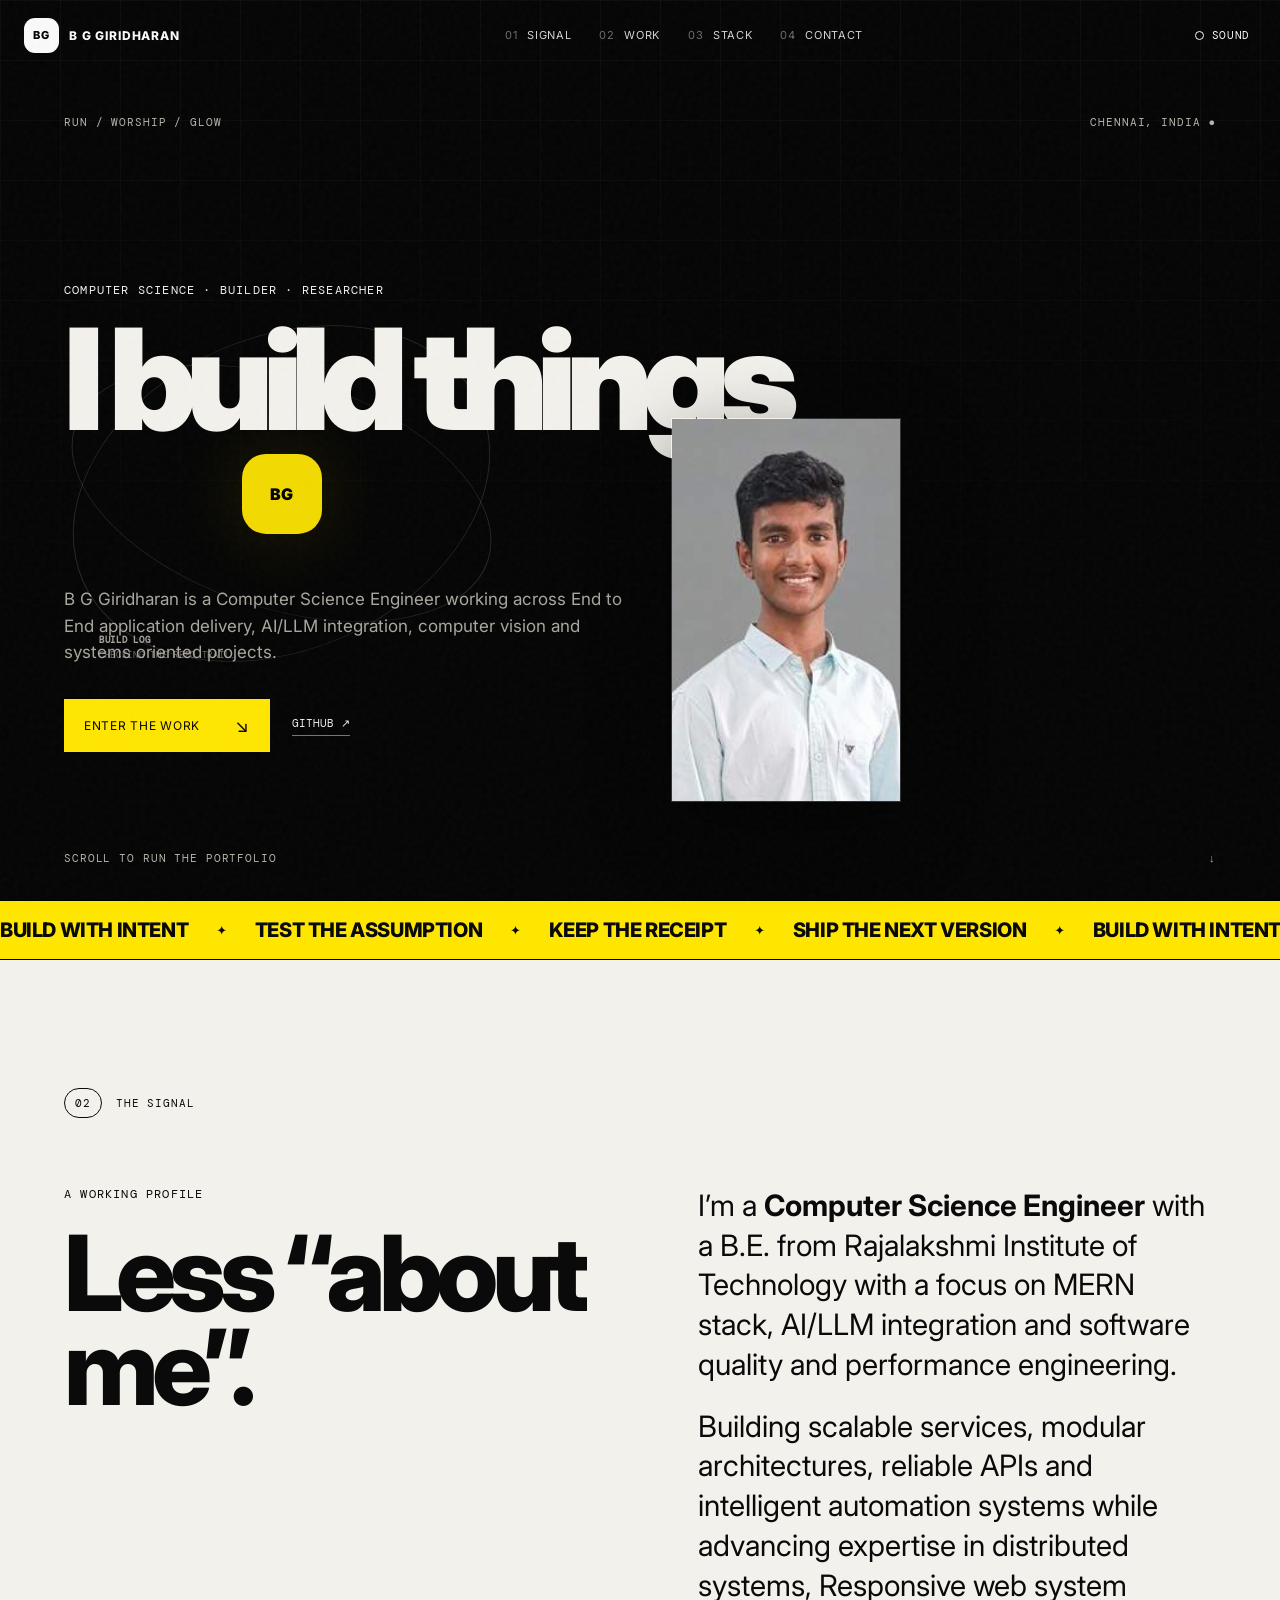
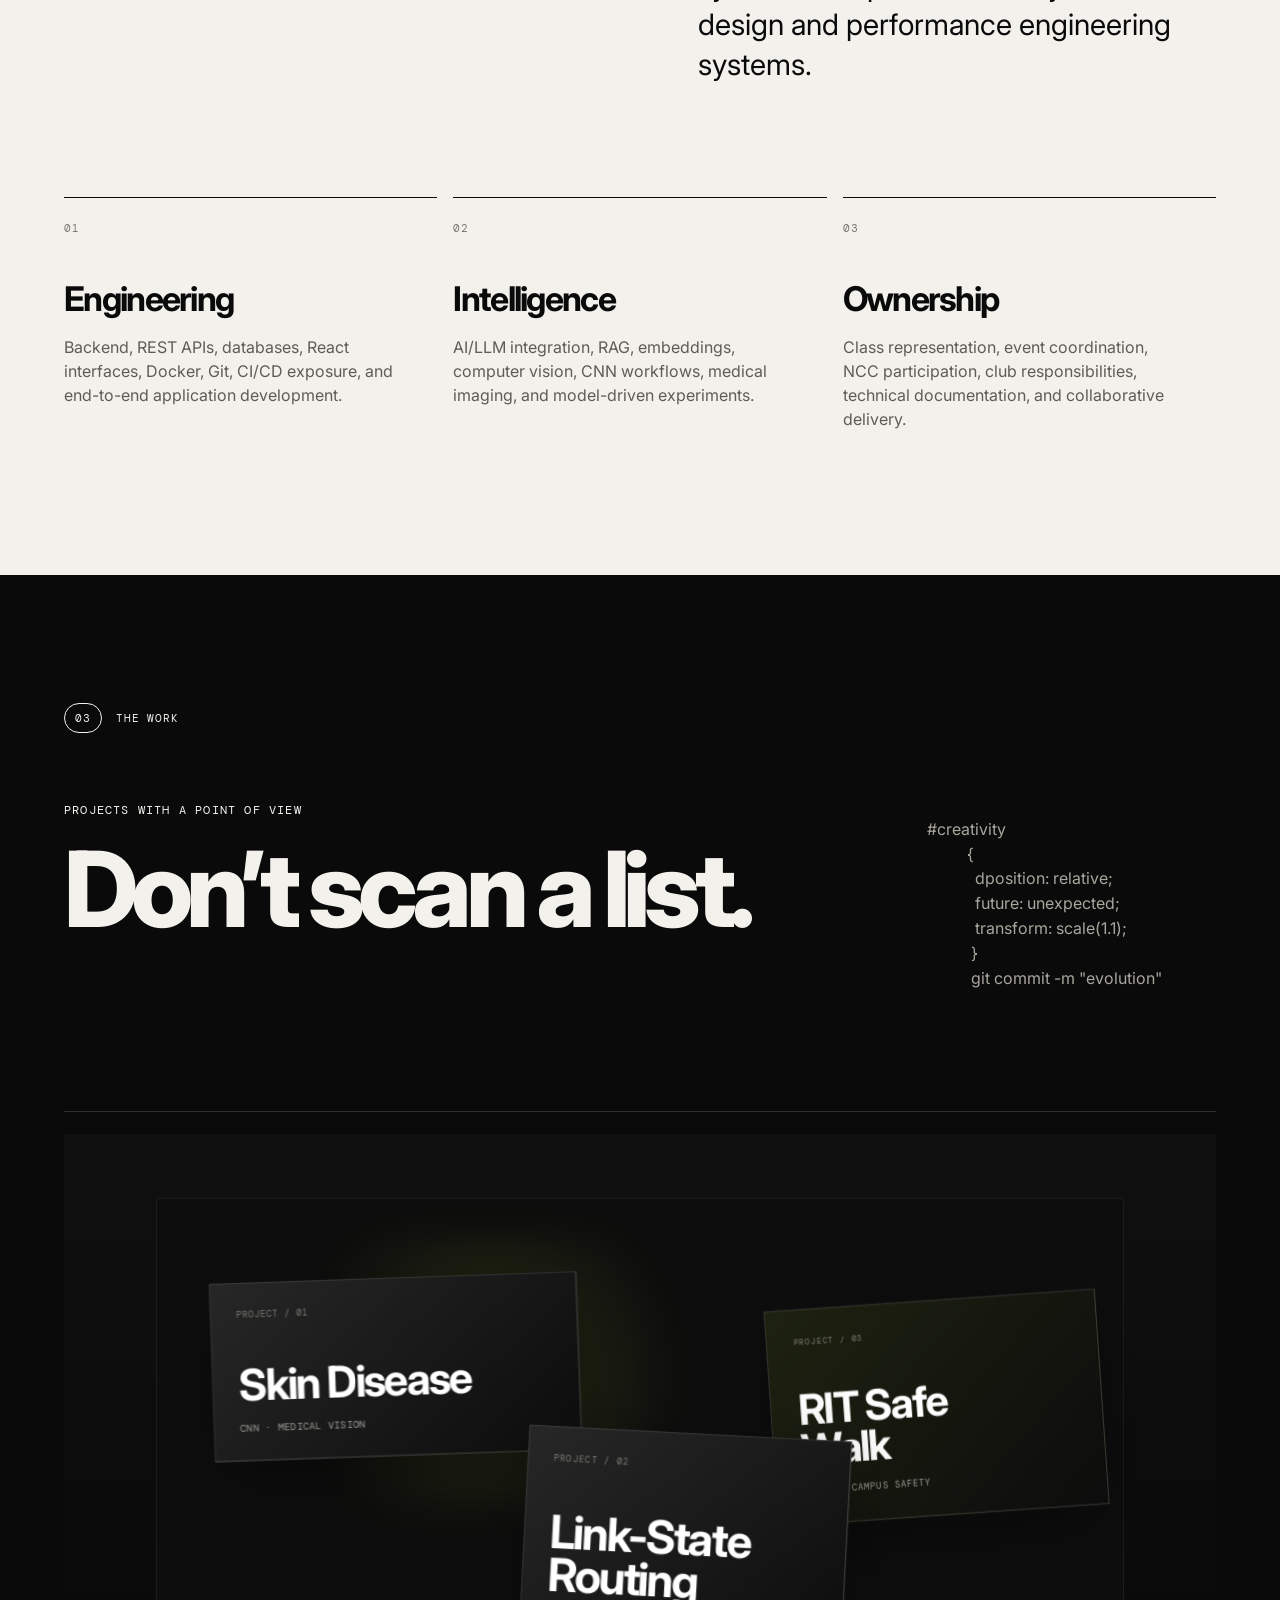
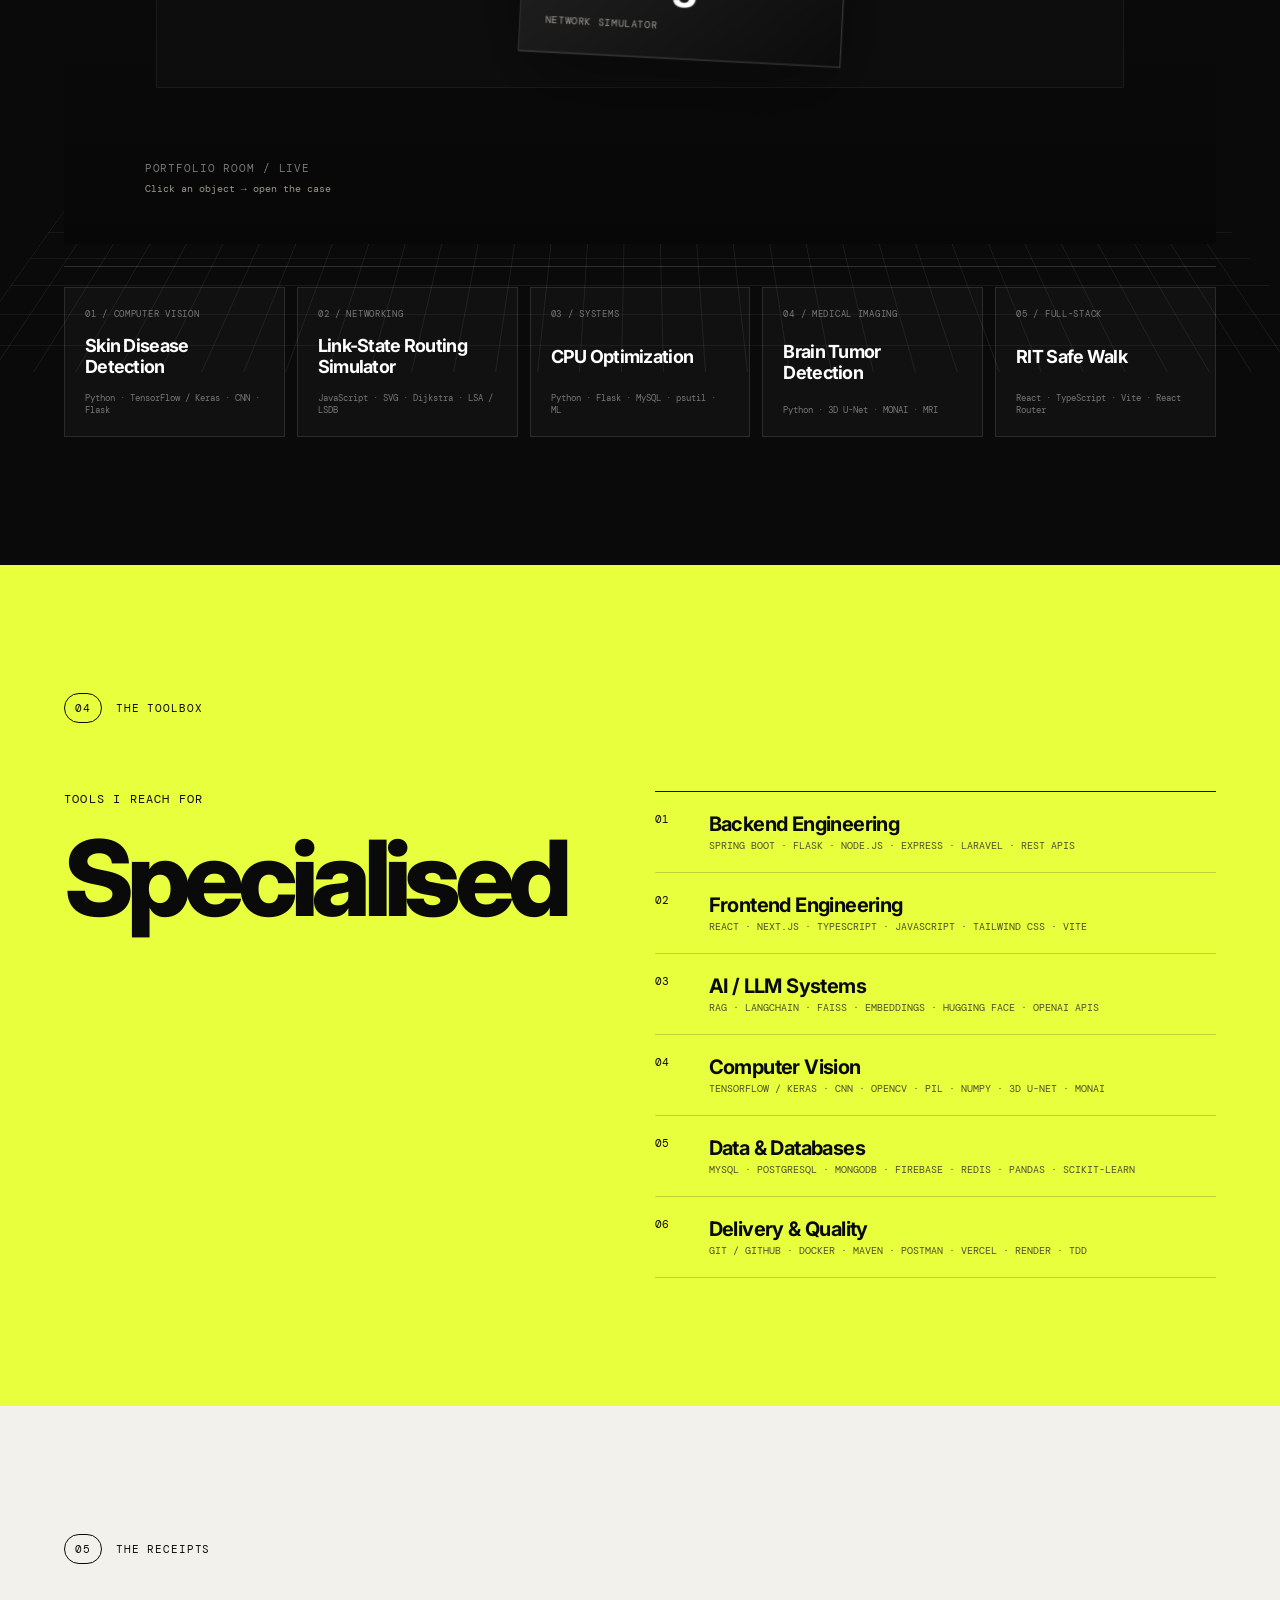
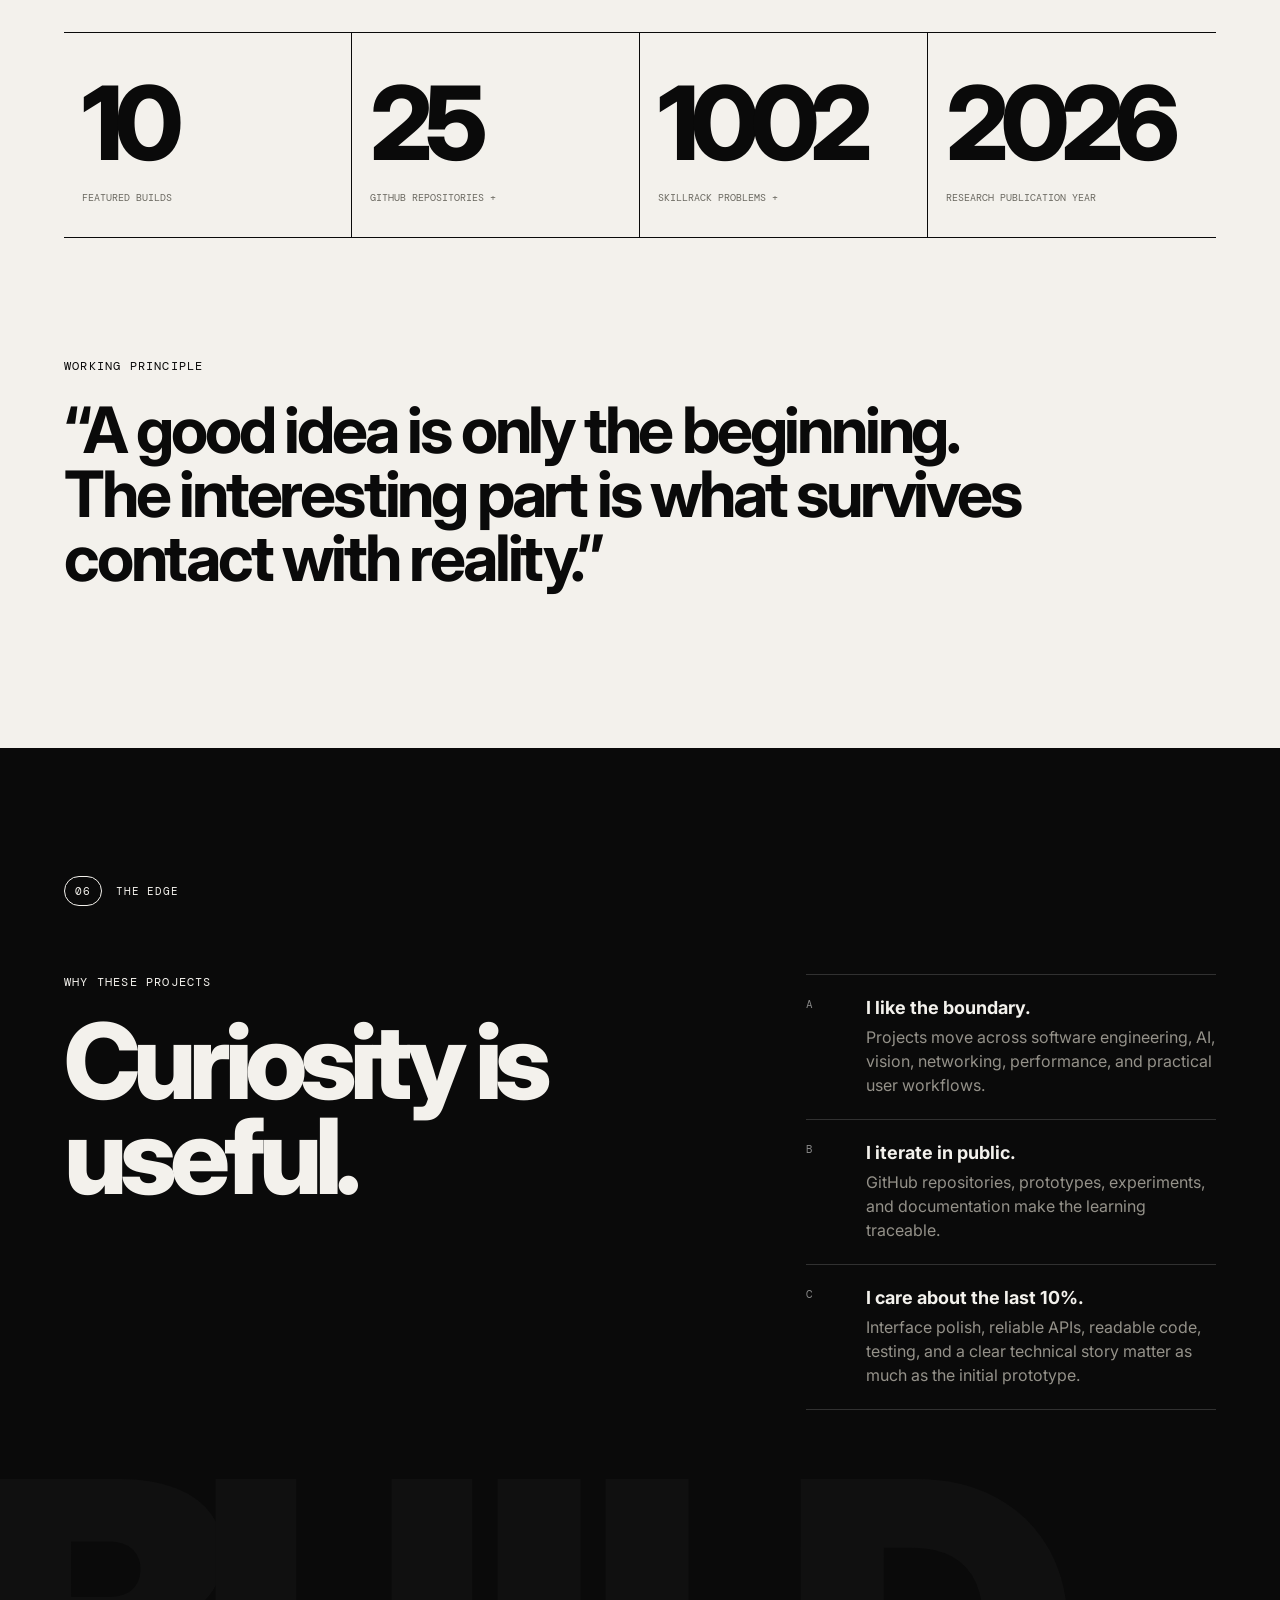
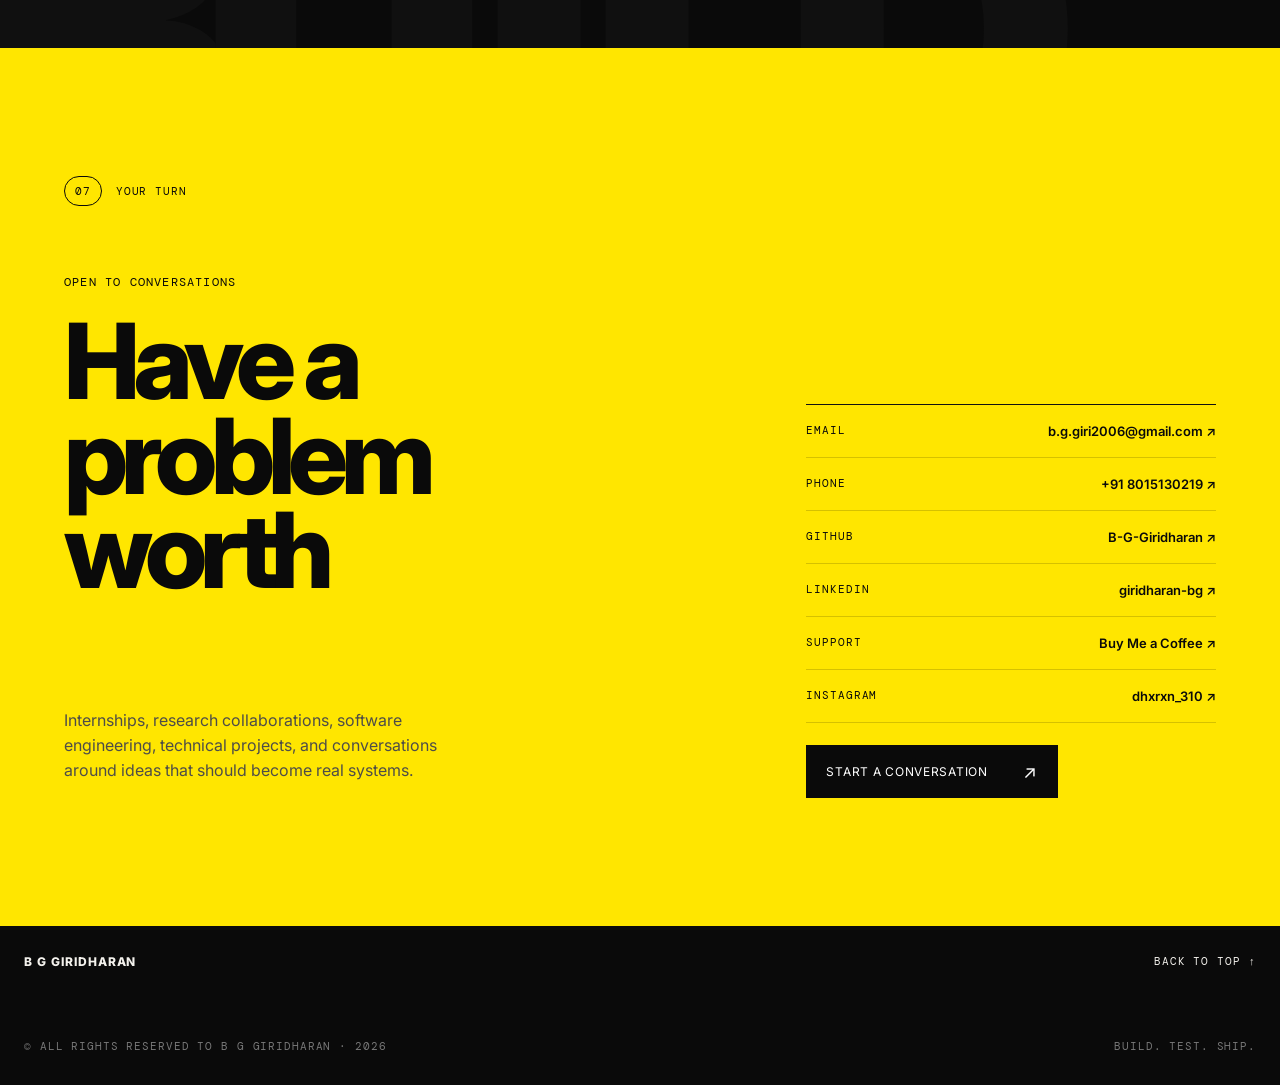
<file: index.html>
<!doctype html>
<html lang="en">
<head>
  <meta charset="utf-8">
  <meta name="viewport" content="width=device-width, initial-scale=1.0">
  <meta name="theme-color" content="#0a0a0a">
  <meta name="description" content="B G Giridharan — Computer Science Engineer working across End to End application delivery, AI/LLM integration, computer vision and systems oriented projects.">
  <title>B G Giridharan — Build. Test. Ship.</title>
  <link rel="icon" type="image/svg+xml" href="favicon.svg">
  <link rel="preconnect" href="https://fonts.googleapis.com">
  <link rel="preconnect" href="https://fonts.gstatic.com" crossorigin>
  <link href="https://fonts.googleapis.com/css2?family=DM+Mono:wght@400;500&family=Inter:wght@400;500;600;700;800;900&display=swap" rel="stylesheet">
  <link rel="stylesheet" href="styles.css">
</head>
<body>
  <div class="noise" aria-hidden="true"></div>
  <div class="cursor-glow" aria-hidden="true"></div>
  <div class="progress"><span id="progressBar"></span></div>

  <header class="site-header" id="top">
    <a class="brand" href="#top" aria-label="Back to top">
      <span class="brand-mark">BG</span>
      <span class="brand-text">B G GIRIDHARAN</span>
    </a>
    <nav class="main-nav" aria-label="Primary">
      <a href="#signal"><span>01</span> Signal</a>
      <a href="#work"><span>02</span> Work</a>
      <a href="#stack"><span>03</span> Stack</a>
      <a href="#contact"><span>04</span> Contact</a>
    </nav>
    <button class="sound-toggle" id="soundToggle" type="button" aria-pressed="false"><i></i><span>Sound</span></button>
  </header>

  <main>
    <section class="hero section-dark" id="hero">
      <div class="hero-meta mono">
        <span>Run / Worship / Glow </span>
        <span>CHENNAI, INDIA <b>●</b></span>
      </div>
      <div class="hero-grid"></div>
      <div class="hero-copy">
        <p class="eyebrow reveal">Computer Science · Builder · Researcher</p>
        <h1 class="reveal hero-title">I build things<br><em>worth.</em></h1>
        <img class="hero-photo" id="heroPhoto" alt="B G Giridharan" aria-label="B G Giridharan">
        <p class="hero-deck reveal">B G Giridharan is a Computer Science Engineer working across End to End application delivery, AI/LLM integration, computer vision and systems oriented projects.</p>
        <div class="hero-actions reveal">
          <a class="btn btn-accent magnetic" href="#work">Enter the work <span>↘</span></a>
          <a class="text-link" href="https://github.com/B-G-Giridharan" target="_blank" rel="noreferrer">GitHub ↗</a>
        </div>
      </div>

      <div class="hero-orbit" aria-hidden="true">
        <div class="orbit orbit-1"></div>
        <div class="orbit orbit-2"></div>
        <div class="orbital-note mono"><b>BUILD LOG</b><br><span id="buildLog">initialising signal…</span></div>
        <div class="center-chip">BG</div>
      </div>

      <div class="hero-bottom mono"><span>Scroll to run the portfolio</span><span class="scroll-arrow">↓</span></div>
    </section>

    <section class="ticker-section" aria-label="Principles">
      <div class="ticker">
        <div class="ticker-track">
          <span>BUILD WITH INTENT</span><b>✦</b>
          <span>TEST THE ASSUMPTION</span><b>✦</b>
          <span>KEEP THE RECEIPT</span><b>✦</b>
          <span>SHIP THE NEXT VERSION</span><b>✦</b>
          <span>BUILD WITH INTENT</span><b>✦</b>
          <span>TEST THE ASSUMPTION</span><b>✦</b>
          <span>KEEP THE RECEIPT</span><b>✦</b>
          <span>SHIP THE NEXT VERSION</span><b>✦</b>
        </div>
      </div>
    </section>

    <section class="section light section-pad" id="signal">
      <div class="section-kicker mono"><span>02</span> THE SIGNAL</div>
      <div class="two-col">
        <div>
          <p class="eyebrow">A working profile</p>
          <h2 class="display reveal">Less “about me”.<br><em>More evidence.</em></h2>
        </div>
        <div class="body-large reveal">
          <p>I’m a <strong>Computer Science Engineer</strong> with a B.E. from Rajalakshmi Institute of Technology with a focus on MERN stack, AI/LLM integration and software quality and performance engineering.</p>
          <p>Building scalable services, modular architectures, reliable APIs and intelligent automation systems while advancing expertise in distributed systems, Responsive web system design and performance engineering systems.</p>
        </div>
      </div>

      <div class="proof-grid">
        <article class="proof-card reveal"><span class="proof-no mono">01</span><h3>Engineering</h3><p>Backend, REST APIs, databases, React interfaces, Docker, Git, CI/CD exposure, and end-to-end application development.</p></article>
        <article class="proof-card reveal"><span class="proof-no mono">02</span><h3>Intelligence</h3><p>AI/LLM integration, RAG, embeddings, computer vision, CNN workflows, medical imaging, and model-driven experiments.</p></article>
        <article class="proof-card reveal"><span class="proof-no mono">03</span><h3>Ownership</h3><p>Class representation, event coordination, NCC participation, club responsibilities, technical documentation, and collaborative delivery.</p></article>
      </div>
    </section>

    <section class="section dark section-pad" id="work">
      <div class="section-kicker mono light-text"><span>03</span> THE WORK</div>
      <div class="work-head">
        <div>
          <p class="eyebrow">Projects with a point of view</p>
          <h2 class="display display-inverse reveal">Don’t scan a list.<br><em>Walk through it.</em></h2>
        </div>
        <p class="section-intro reveal" style="white-space: pre-wrap;">#creativity 
          { 
            dposition: relative;
            future: unexpected;
            transform: scale(1.1);
           }
           git commit -m "evolution"
        </p>
        </div>

      <div class="room-shell reveal">
        <div class="room-stage" id="roomStage">
          <div class="room-floor"></div>
          <div class="room-wall wall-back"></div>
          <div class="room-wall wall-side"></div>
          <div class="room-light"></div>

          <button class="room-object obj-1 project-object" data-project="skin" aria-label="Open Skin Disease Detection project">
            <span class="object-label mono">PROJECT / 01</span><strong>Skin Disease</strong><small>CNN · MEDICAL VISION</small>
          </button>

          <button class="room-object obj-2 project-object" data-project="routing" aria-label="Open Link-State Routing Simulator project">
            <span class="object-label mono">PROJECT / 02</span><strong>Link-State<br>Routing</strong><small>NETWORK SIMULATOR</small>
          </button>

          <button class="room-object obj-3 project-object" data-project="safe" aria-label="Open RIT Safe Walk project">
            <span class="object-label mono">PROJECT / 03</span><strong>RIT Safe<br>Walk</strong><small>REACT · CAMPUS SAFETY</small>
          </button>

          <div class="room-console">
            <span class="mono">PORTFOLIO ROOM / LIVE</span>
            <span>Click an object → open the case</span>
          </div>
        </div>
      </div>

      <div class="project-dock">
        <button class="dock-card project-object" data-project="skin"><span class="mono">01 / COMPUTER VISION</span><strong>Skin Disease Detection</strong><small>Python · TensorFlow / Keras · CNN · Flask</small></button>
        <button class="dock-card project-object" data-project="routing"><span class="mono">02 / NETWORKING</span><strong>Link-State Routing Simulator</strong><small>JavaScript · SVG · Dijkstra · LSA / LSDB</small></button>
        <button class="dock-card project-object" data-project="cpu"><span class="mono">03 / SYSTEMS</span><strong>CPU Optimization</strong><small>Python · Flask · MySQL · psutil · ML</small></button>
        <button class="dock-card project-object" data-project="brain"><span class="mono">04 / MEDICAL IMAGING</span><strong>Brain Tumor Detection</strong><small>Python · 3D U-Net · MONAI · MRI</small></button>
        <button class="dock-card project-object" data-project="safe"><span class="mono">05 / FULL-STACK</span><strong>RIT Safe Walk</strong><small>React · TypeScript · Vite · React Router</small></button>
      </div>
    </section>

    <section class="section lime-section section-pad" id="stack">
      <div class="section-kicker mono"><span>04</span> THE TOOLBOX</div>
      <div class="stack-layout">
        <div><p class="eyebrow">Tools I reach for</p><h2 class="display reveal">Specialised<br><em>by intent.</em></h2></div>
        <div class="stack-list reveal">
          <div><span class="mono">01</span><strong>Backend Engineering</strong><small>Spring Boot · Flask · Node.js · Express · Laravel · REST APIs</small></div>
          <div><span class="mono">02</span><strong>Frontend Engineering</strong><small>React · Next.js · TypeScript · JavaScript · Tailwind CSS · Vite</small></div>
          <div><span class="mono">03</span><strong>AI / LLM Systems</strong><small>RAG · LangChain · FAISS · embeddings · Hugging Face · OpenAI APIs</small></div>
          <div><span class="mono">04</span><strong>Computer Vision</strong><small>TensorFlow / Keras · CNN · OpenCV · PIL · NumPy · 3D U-Net · MONAI</small></div>
          <div><span class="mono">05</span><strong>Data & Databases</strong><small>MySQL · PostgreSQL · MongoDB · Firebase · Redis · pandas · scikit-learn</small></div>
          <div><span class="mono">06</span><strong>Delivery & Quality</strong><small>Git / GitHub · Docker · Maven · Postman · Vercel · Render · TDD</small></div>
        </div>
      </div>
    </section>

    <section class="section light section-pad impact">
      <div class="section-kicker mono"><span>05</span> THE RECEIPTS</div>
      <div class="stats-row">
        <div class="stat reveal"><span class="stat-number" data-target="10">0</span><small>featured builds</small></div>
        <div class="stat reveal"><span class="stat-number" data-target="26">0</span><small>GitHub repositories +</small></div>
        <div class="stat reveal"><span class="stat-number" data-target="1002">0</span><small>SkillRack problems +</small></div>
        <div class="stat reveal"><span class="stat-number" data-target="2026">0</span><small>research publication year</small></div>
      </div>

      <div class="manifesto reveal">
        <p class="eyebrow">Working principle</p>
        <blockquote>“A good idea is only the beginning. The interesting part is what survives contact with reality.”</blockquote>
      </div>
    </section>

    <section class="section dark section-pad edge-section">
      <div class="section-kicker mono light-text"><span>06</span> THE EDGE</div>
      <div class="edge-grid">
        <div class="edge-title"><p class="eyebrow">Why these projects</p><h2 class="display display-inverse reveal">Curiosity is useful.<br><em>Execution makes it visible.</em></h2></div>
        <div class="edge-points reveal">
          <div><span class="point-no mono">A</span><div><strong>I like the boundary.</strong><p>Projects move across software engineering, AI, vision, networking, performance, and practical user workflows.</p></div></div>
          <div><span class="point-no mono">B</span><div><strong>I iterate in public.</strong><p>GitHub repositories, prototypes, experiments, and documentation make the learning traceable.</p></div></div>
          <div><span class="point-no mono">C</span><div><strong>I care about the last 10%.</strong><p>Interface polish, reliable APIs, readable code, testing, and a clear technical story matter as much as the initial prototype.</p></div></div>
        </div>
      </div>
      <div class="giant-word" aria-hidden="true">BU I LD</div>
    </section>

    <section class="section contact-section section-pad" id="contact">
      <div class="section-kicker mono"><span>07</span> YOUR TURN</div>
      <div class="contact-grid">
        <div>
          <p class="eyebrow">Open to conversations</p>
          <h2 class="display reveal">Have a problem<br>worth <em>building?</em></h2>
          <p class="section-intro dark-copy reveal">Internships, research collaborations, software engineering, technical projects, and conversations around ideas that should become real systems.</p>
        </div>
        <div class="contact-card reveal">
          <div class="contact-row"><span class="mono">EMAIL</span><a href="mailto:b.g.giri2006@gmail.com">b.g.giri2006@gmail.com ↗</a></div>
          <div class="contact-row"><span class="mono">PHONE</span><a href="tel:+918015130219">+91 8015130219 ↗</a></div>
          <div class="contact-row"><span class="mono">GITHUB</span><a href="https://github.com/B-G-Giridharan" target="_blank" rel="noreferrer">B-G-Giridharan ↗</a></div>
          <div class="contact-row"><span class="mono">LINKEDIN</span><a href="https://www.linkedin.com/in/giridharan-bg/" target="_blank" rel="noreferrer">giridharan-bg ↗</a></div>
          <div class="contact-row"><span class="mono">SUPPORT</span><a href="https://buymeacoffee.com/giridharan_bg" target="_blank" rel="noreferrer">Buy Me a Coffee ↗</a></div>
          <div class="contact-row"><span class="mono">INSTAGRAM</span><a href="https://www.instagram.com/dhxrxn_310/" target="_blank" rel="noreferrer">dhxrxn_310 ↗</a></div>
          <a class="btn btn-dark magnetic" href="mailto:b.g.giri2006@gmail.com?subject=Portfolio%20conversation">Start a conversation <span>↗</span></a>
        </div>
      </div>
    </section>
  </main>

  <footer class="footer dark">
    <div class="footer-top"><span class="brand-text">B G GIRIDHARAN</span><a class="mono" href="#top">Back to top ↑</a></div>
    <div class="footer-bottom mono"><span>© ALL RIGHTS RESERVED TO B G GIRIDHARAN · 2026</span><span>BUILD. TEST. SHIP.</span></div>
  </footer>

  <div class="modal" id="projectModal" aria-hidden="true">
    <div class="modal-backdrop" data-close-modal></div>
    <article class="modal-card">
      <button class="modal-close" type="button" data-close-modal aria-label="Close project">×</button>
      <div class="modal-top mono"><span id="modalIndex">PROJECT / 01</span><span id="modalType">GITHUB BUILD</span></div>
      <p class="eyebrow" id="modalEyebrow">Project</p>
      <h2 id="modalTitle">Skin Disease Detection</h2>
      <p id="modalDescription"></p>
      <div class="modal-tags" id="modalTags"></div>
      <div class="modal-footer"><a id="modalLink" class="btn btn-accent" href="https://github.com/B-G-Giridharan" target="_blank" rel="noreferrer">Open GitHub ↗</a></div>
    </article>
  </div>
  <script src="script.js"></script>
</body>
</html>
</file>
<file: styles.css>
:root{--ink:#0a0a0a;--paper:#f3f1ec;--lime:#e8ff3e;--yellow:#ffe600;--muted:#77756e;--line:rgba(10,10,10,.16);--white:#fff;--mono:"DM Mono",monospace;--sans:"Inter",system-ui,sans-serif}
*{box-sizing:border-box}html{scroll-behavior:smooth}body{margin:0;background:var(--paper);color:var(--ink);font-family:var(--sans);overflow-x:hidden}a{color:inherit;text-decoration:none}button{font:inherit}
.noise{position:fixed;inset:0;pointer-events:none;z-index:50;opacity:.055;background-image:url("data:image/svg+xml,%3Csvg viewBox='0 0 180 180' xmlns='http://www.w3.org/2000/svg'%3E%3Cfilter id='n'%3E%3CfeTurbulence type='fractalNoise' baseFrequency='.95' numOctaves='4' stitchTiles='stitch'/%3E%3C/filter%3E%3Crect width='100%25' height='100%25' filter='url(%23n)' opacity='.55'/%3E%3C/svg%3E")}
.cursor-glow{position:fixed;left:0;top:0;width:280px;height:280px;border-radius:50%;pointer-events:none;z-index:40;transform:translate(-50%,-50%);background:radial-gradient(circle,rgba(232,255,62,.13),transparent 65%);mix-blend-mode:multiply;transition:opacity .3s}
.progress{position:fixed;left:0;top:0;right:0;height:3px;z-index:100;background:transparent}.progress span{display:block;height:100%;width:0;background:var(--yellow)}
.site-header{position:fixed;left:0;right:0;top:0;height:70px;padding:0 24px;display:flex;justify-content:space-between;align-items:center;z-index:90;mix-blend-mode:difference;color:#fff}.brand{display:flex;align-items:center;gap:10px;font-weight:800;font-size:12px;letter-spacing:.07em}.brand-mark{display:grid;place-items:center;width:35px;height:35px;background:#fff;color:#000;border-radius:11px;font-size:11px}.main-nav{display:flex;gap:28px}.main-nav a{font-size:11px;text-transform:uppercase;letter-spacing:.06em;opacity:.85;transition:opacity .2s}.main-nav a:hover{opacity:1}.main-nav span{opacity:.5;margin-right:6px}.sound-toggle{border:0;background:none;color:inherit;display:flex;align-items:center;gap:8px;text-transform:uppercase;font:11px var(--mono);letter-spacing:.06em;cursor:pointer}.sound-toggle i{width:9px;height:9px;border:1px solid currentColor;border-radius:50%;display:inline-block}.sound-toggle.on i{background:var(--yellow)}
.mono{font-family:var(--mono);font-size:11px;letter-spacing:.08em;text-transform:uppercase}.dark{background:var(--ink);color:var(--paper)}.light{background:var(--paper)}.section{position:relative;overflow:hidden}.section-pad{padding:clamp(80px,10vw,150px) clamp(22px,5vw,80px)}.section-kicker{display:flex;align-items:center;gap:14px;color:var(--ink);margin-bottom:68px}.section-kicker span{padding:7px 10px;border:1px solid currentColor;border-radius:999px}.light-text{color:var(--paper)}
.eyebrow{font-family:var(--mono);font-size:12px;text-transform:uppercase;letter-spacing:.1em;margin:0 0 24px}.display{font-size:clamp(56px,8.2vw,128px);line-height:.9;letter-spacing:-.065em;margin:0;font-weight:800}.display em,.hero-title em{font-style:normal;-webkit-text-stroke:1.5px currentColor;color:transparent}.display-inverse{color:var(--paper)}.section-intro{max-width:390px;font-size:16px;line-height:1.55;color:#a8a69d}.dark-copy{color:#4e4d48}.body-large{font-size:clamp(20px,2.3vw,31px);line-height:1.35;max-width:670px}.body-large p{margin:0 0 22px}
.hero{min-height:100svh;background:#050505;color:var(--paper);padding:115px clamp(22px,5vw,80px) 35px;display:flex;flex-direction:column;justify-content:space-between}.hero-meta,.hero-bottom{display:flex;justify-content:space-between;color:#b7b4aa}.hero-grid{position:absolute;inset:0;background-image:linear-gradient(rgba(255,255,255,.035) 1px,transparent 1px),linear-gradient(90deg,rgba(255,255,255,.035) 1px,transparent 1px);background-size:60px 60px;mask-image:linear-gradient(to bottom,black,transparent 88%);pointer-events:none}.hero-copy{position:relative;z-index:2;max-width:920px;margin:9vh 0 3vh}.hero-title{font-size:clamp(68px,11vw,180px);line-height:.82;letter-spacing:-.075em;margin:0 0 34px;font-weight:900}.hero-photo{position:absolute;right:clamp(4%,8vw,9%);top:29%;width:clamp(210px,18vw,280px);height:clamp(300px,30vw,390px);object-fit:cover;object-position:center top;border:1px solid rgba(255,255,255,.18);box-shadow:0 24px 80px rgba(0,0,0,.45);z-index:3;opacity:0;transition:opacity .45s ease}.hero-photo.is-loaded{opacity:1}.hero-deck{max-width:580px;font-size:17px;line-height:1.55;color:#aaa79e}.hero-actions{display:flex;align-items:center;gap:22px;margin-top:34px}.btn{display:inline-flex;align-items:center;justify-content:space-between;gap:35px;padding:15px 19px;border:1px solid var(--ink);font-size:12px;text-transform:uppercase;letter-spacing:.06em;transition:transform .3s,background .3s,color .3s}.btn span{font-size:18px;transition:transform .3s}.btn:hover{transform:translateY(-3px)}.btn:hover span{transform:translate(3px,-3px)}.btn-accent{background:var(--yellow);border-color:var(--yellow);color:#070707}.btn-dark{background:var(--ink);border-color:var(--ink);color:#fff}.text-link{font-family:var(--mono);font-size:11px;text-transform:uppercase;border-bottom:1px solid rgba(255,255,255,.45);padding-bottom:5px}.hero-orbit{position:absolute;right:clamp(5%,12vw);top:50%;width:min(34vw,470px);aspect-ratio:1;transform:translateY(-40%);opacity:.95}.orbit{position:absolute;inset:0;border:1px solid rgba(255,255,255,.14);border-radius:50%}.orbit-1{transform:rotate(18deg) scaleY(.53)}.orbit-2{transform:rotate(-24deg) scaleY(.72)}.center-chip{position:absolute;left:50%;top:50%;transform:translate(-50%,-50%);width:80px;height:80px;border-radius:24px;background:var(--yellow);color:#000;display:grid;place-items:center;font-weight:900;box-shadow:0 0 80px rgba(255,230,0,.14)}.orbital-note{position:absolute;left:8%;bottom:11%;font-size:9px;color:#77736b;line-height:1.7}.orbital-note b{color:#aaa79f}.ticker-section{background:var(--yellow);border-top:1px solid #000;border-bottom:1px solid #000;overflow:hidden}.ticker{white-space:nowrap;overflow:hidden}.ticker-track{display:inline-flex;align-items:center;gap:28px;min-width:100%;padding:17px 0;font-weight:800;font-size:20px;letter-spacing:-.02em;animation:marquee 24s linear infinite}.ticker-track b{font-size:13px}@keyframes marquee{to{transform:translateX(-50%)}}
.two-col{display:grid;grid-template-columns:1fr 1fr;gap:9vw;align-items:start}.proof-grid{display:grid;grid-template-columns:repeat(3,1fr);gap:16px;margin-top:90px}.proof-card{border-top:1px solid var(--ink);padding-top:18px;min-height:205px}.proof-no{color:var(--muted)}.proof-card h3{font-size:34px;letter-spacing:-.05em;margin:42px 0 10px}.proof-card p{max-width:340px;line-height:1.5;color:#5e5c56}
.work-head{display:grid;grid-template-columns:1.45fr .55fr;gap:8vw;align-items:end}.room-shell{margin-top:80px;border-top:1px solid rgba(255,255,255,.15);border-bottom:1px solid rgba(255,255,255,.15);padding:22px 0}.room-stage{height:min(70vw,710px);min-height:520px;position:relative;perspective:1100px;transform-style:preserve-3d;background:linear-gradient(180deg,#101010,#070707)}.room-floor{position:absolute;left:-10%;right:-10%;bottom:-18%;height:64%;transform:rotateX(66deg);transform-origin:bottom;background:linear-gradient(rgba(255,255,255,.07) 1px,transparent 1px),linear-gradient(90deg,rgba(255,255,255,.07) 1px,transparent 1px);background-size:42px 42px}.room-wall{position:absolute;background:#0d0d0d;border:1px solid rgba(255,255,255,.06)}.wall-back{left:8%;right:8%;top:9%;height:69%}.wall-side{width:20%;right:8%;top:9%;height:69%;transform-origin:right center;transform:perspective(500px) rotateY(-24deg)}.room-light{position:absolute;left:15%;top:14%;width:44%;height:39%;background:radial-gradient(circle,rgba(232,255,62,.15),transparent 67%);filter:blur(16px)}.room-console{position:absolute;left:7%;bottom:7%;display:flex;flex-direction:column;gap:7px;font-family:var(--mono);font-size:10px;color:#777;z-index:4}.room-console span:last-child{color:#9b9890}.room-object{position:absolute;z-index:5;cursor:pointer;border:1px solid rgba(255,255,255,.15);background:linear-gradient(140deg,#272727,#0c0c0c);color:#fff;text-align:left;box-shadow:0 24px 70px rgba(0,0,0,.4);transition:transform .5s cubic-bezier(.2,.9,.2,1),border-color .3s,box-shadow .3s}.room-object:hover{border-color:var(--yellow);box-shadow:0 28px 90px rgba(0,0,0,.55),0 0 50px rgba(232,255,62,.09)}.room-object .object-label{display:block;font-size:8px;color:#807d74;margin-bottom:42px}.room-object strong{display:block;font-size:clamp(24px,3.2vw,47px);line-height:.93;letter-spacing:-.05em}.room-object small{display:block;margin-top:16px;font:9px var(--mono);letter-spacing:.1em;color:#a4a19a}.obj-1{left:15%;top:22%;width:30%;padding:24px;transform:translateZ(65px) rotateZ(-2deg)}.obj-2{left:41%;top:43%;width:25%;padding:22px;transform:translateZ(120px) rotateZ(3deg)}.obj-3{right:11%;top:24%;width:28%;padding:26px;transform:translateZ(30px) rotateZ(-4deg);background:linear-gradient(135deg,#1e2210,#0d0d0d)}.obj-1:hover{transform:translateY(-14px) translateZ(110px) rotateZ(-2deg)}.obj-2:hover{transform:translateY(-14px) translateZ(165px) rotateZ(3deg)}.obj-3:hover{transform:translateY(-14px) translateZ(80px) rotateZ(-4deg)}
.project-dock{display:grid;grid-template-columns:repeat(5,1fr);gap:12px;margin-top:20px}.dock-card{background:#111;border:1px solid #2b2b2b;color:#fff;text-align:left;padding:20px;cursor:pointer;min-height:150px;display:flex;flex-direction:column;justify-content:space-between;transition:background .25s,border .25s,transform .25s}.dock-card:hover{background:#171717;border-color:#5e5e5e;transform:translateY(-4px)}.dock-card span,.dock-card small{font:9px var(--mono);color:#777}.dock-card strong{font-size:18px;letter-spacing:-.04em}.lime-section{background:var(--lime)}.stack-layout{display:grid;grid-template-columns:.8fr 1.2fr;gap:7vw}.stack-list{border-top:1px solid #111}.stack-list>div{display:grid;grid-template-columns:42px 1fr;grid-template-rows:auto auto;gap:3px 12px;padding:20px 0;border-bottom:1px solid rgba(0,0,0,.18);transition:padding-left .25s}.stack-list>div:hover{padding-left:12px}.stack-list span{grid-row:1 / 3}.stack-list strong{font-size:20px;letter-spacing:-.03em}.stack-list small{font:10px var(--mono);text-transform:uppercase;color:#4b4f2e}
.stats-row{display:grid;grid-template-columns:repeat(4,1fr);border-top:1px solid var(--ink);border-bottom:1px solid var(--ink)}.stat{padding:28px 18px 32px;border-right:1px solid var(--ink)}.stat:last-child{border-right:none}.stat-number{font-size:clamp(54px,8vw,108px);font-weight:800;letter-spacing:-.08em;display:block}.stat small{font:10px var(--mono);text-transform:uppercase;color:#6b6961}.manifesto{padding:120px 0 30px;max-width:980px}.manifesto blockquote{font-size:clamp(34px,5vw,72px);line-height:1;letter-spacing:-.05em;margin:0;font-weight:700}.edge-section{min-height:900px}.edge-grid{display:grid;grid-template-columns:1.2fr .8fr;gap:10vw;position:relative;z-index:2}.edge-points{border-top:1px solid rgba(255,255,255,.16)}.edge-points>div{display:grid;grid-template-columns:45px 1fr;gap:15px;padding:22px 0;border-bottom:1px solid rgba(255,255,255,.16)}.point-no{color:#888}.edge-points strong{font-size:18px}.edge-points p{color:#949189;line-height:1.5;margin:7px 0 0}.giant-word{position:absolute;left:-2vw;bottom:-10vw;font-size:clamp(200px,32vw,580px);font-weight:900;letter-spacing:-.1em;color:#101010;line-height:.72;z-index:1}
.contact-section{background:var(--yellow)}.contact-grid{display:grid;grid-template-columns:1.2fr .8fr;gap:10vw;align-items:end}.contact-card{border-top:1px solid #111}.contact-row{display:flex;justify-content:space-between;gap:25px;padding:18px 0;border-bottom:1px solid rgba(0,0,0,.16);font-size:13px}.contact-row span:last-child,.contact-row a{font-weight:600;text-align:right}.contact-card .btn{margin-top:22px}
.footer{padding:28px 24px 32px}.footer-top,.footer-bottom{display:flex;justify-content:space-between;gap:20px}.footer-bottom{margin-top:70px;color:#777}.footer .brand-text{font-weight:800;letter-spacing:.08em;font-size:12px}
.modal{position:fixed;inset:0;display:none;align-items:center;justify-content:center;z-index:120}.modal.is-open{display:flex}.modal-backdrop{position:absolute;inset:0;background:rgba(0,0,0,.76);backdrop-filter:blur(12px)}.modal-card{position:relative;z-index:2;width:min(720px,calc(100% - 32px));background:var(--paper);padding:clamp(28px,5vw,58px);box-shadow:0 30px 120px rgba(0,0,0,.5)}.modal-close{position:absolute;right:15px;top:12px;border:0;background:none;font-size:34px;cursor:pointer}.modal-top{display:flex;justify-content:space-between;color:#73716b;margin-bottom:50px}.modal-card h2{font-size:clamp(56px,8vw,100px);line-height:.86;letter-spacing:-.07em;margin:0 0 22px}.modal-card>p:not(.eyebrow){font-size:19px;line-height:1.5;max-width:600px}.modal-tags{display:flex;gap:8px;flex-wrap:wrap;margin:35px 0}.modal-tags span{font:10px var(--mono);border:1px solid #888;padding:8px 9px}.modal-footer{display:flex;justify-content:flex-end}
/* Bootstrap compatibility / full-bleed layout guard */
html,body{width:100%;max-width:none;min-width:0;margin:0;padding:0}
.container,.container-fluid,.container-sm,.container-md,.container-lg,.container-xl,.container-xxl{width:100%!important;max-width:none!important;margin-left:0!important;margin-right:0!important;padding-left:0!important;padding-right:0!important}
.site-header,main,section.section,.ticker-section,.footer{width:100%;max-width:none;margin-left:0;margin-right:0}
main>.container,main>.container-fluid,main>[class*="container"]{width:100%!important;max-width:none!important;margin:0!important;padding-left:0!important;padding-right:0!important}
.section-pad{max-width:none}
.row{--bs-gutter-x:0;--bs-gutter-y:0;margin-left:0!important;margin-right:0!important}
[class*="col-"]{padding-left:0!important;padding-right:0!important}

/* Keep the intentional fixed header, but make it viewport-wide even inside a Bootstrap container. */
.site-header{left:0!important;right:0!important}

.reveal{opacity:0;transform:translateY(28px);transition:opacity .8s ease,transform .8s cubic-bezier(.2,.75,.2,1)}.reveal.in{opacity:1;transform:none}.reveal:nth-child(2){transition-delay:.08s}.reveal:nth-child(3){transition-delay:.14s}

/* Phone-only headline/photo alignment; the desktop hero remains untouched. */
@media (max-width:580px){.hero-title{max-width:calc(100% - 120px)!important}.hero-photo{top:23%!important;right:20px!important;width:90px!important;height:120px!important}}
@media (max-width:1100px){.project-dock{grid-template-columns:repeat(3,1fr)}}@media (max-width:900px){.main-nav{display:none}.hero{padding-top:100px}.hero-orbit{right:0;width:58vw;opacity:.7}.hero-title{max-width:68%}.hero-photo{right:5%;top:30%;width:clamp(150px,20vw,210px);height:clamp(210px,24vw,260px)}.two-col,.stack-layout,.edge-grid,.contact-grid,.work-head{grid-template-columns:1fr}.proof-grid{grid-template-columns:1fr;gap:34px}.proof-card{min-height:auto}.room-stage{height:650px}.obj-1{left:5%;top:18%;width:60%}.obj-2{left:21%;top:42%;width:62%}.obj-3{right:5%;top:65%;width:68%}.room-console{left:5%;bottom:4%}.project-dock{grid-template-columns:1fr}.stats-row{grid-template-columns:1fr 1fr}.stat:nth-child(2){border-right:none}.stat:nth-child(-n+2){border-bottom:1px solid var(--ink)}.display{font-size:clamp(54px,14vw,92px)}.hero-title{font-size:clamp(64px,15vw,120px)}}@media (max-width:580px){.hero-meta span:last-child{display:none}.hero-deck{font-size:15px}.hero-title{max-width:calc(100% - 120px)}.hero-photo{right:20px;top:37%;width:90px;height:120px}.hero-orbit{top:80%;right:0;width:44vw;z-index:1}.hero-copy{z-index:3}.ticker-track{font-size:17px}.room-stage{min-height:610px}.obj-1{top:13%;width:78%;padding:18px}.obj-2{top:39%;width:78%;padding:18px}.obj-3{top:66%;right:3%;width:82%;padding:18px}.room-object .object-label{margin-bottom:22px}.room-object strong{font-size:30px}.section-pad{padding:82px 20px}.stats-row{grid-template-columns:1fr}.stat{border-right:0;border-bottom:1px solid var(--ink)}.stat:last-child{border-bottom:0}.contact-row{flex-direction:column;gap:7px}.contact-row span:last-child,.contact-row a{text-align:left}.giant-word{font-size:56vw}}

/* Keep the profile photo directly beside the headline on narrow phones. */
@media (max-width:580px){.hero-title{max-width:calc(100% - 120px)}.hero-photo{top:23%;right:20px;width:90px;height:120px}}

/* Responsive viewport containment — mobile/tablet only; desktop remains unchanged. */
@media (max-width:1024px){
  html,body{width:100%;max-width:none;min-width:0;margin:0;padding:0;overflow-x:hidden !important;overflow-x:clip !important}
  body{display:block !important}
  main{display:block;width:100% !important;max-width:none !important;min-width:0 !important;margin:0 !important;padding:0 !important;overflow-x:clip !important}
  main,.section,.ticker-section,.footer{box-sizing:border-box}
  .section,.ticker-section,.footer{width:100% !important;max-width:none !important;min-width:0;margin-left:0 !important;margin-right:0 !important}
  .container,.container-sm,.container-md,.container-lg,.container-xl,.container-xxl,.container-fluid{width:100% !important;max-width:none !important;margin-left:0 !important;margin-right:0 !important;box-sizing:border-box}
  .row{max-width:100%;margin-left:0;margin-right:0}
  img,svg,video,canvas,iframe{max-width:100%}
  .hero,.ticker-section,.section,.footer{overflow-x:hidden}
  .ticker{width:100%;max-width:100%;overflow:hidden}
  .ticker-track{max-width:none}
  .hero-grid,.hero-orbit,.cursor-glow,.noise,.giant-word{pointer-events:none}
}

@media (max-width:767px){
  .site-header{width:100%;max-width:100%;padding-left:20px;padding-right:20px}
  .hero{width:100%;max-width:100%;padding-left:20px;padding-right:20px}
  .hero-copy,.hero-meta,.hero-bottom{max-width:100%}
  .hero-title,.hero-deck,.hero-actions{max-width:100%}
  .btn{max-width:100%}
  .two-col,.proof-grid,.work-head,.stack-layout,.edge-grid,.contact-grid{width:100%;max-width:100%}
  .room-stage{width:100%;max-width:100%;overflow:hidden}
  .project-dock{width:100%;max-width:100%;grid-template-columns:1fr}
  .stats-row{width:100%;max-width:100%}
  .contact-card,.contact-row,.modal-card{max-width:100%}
}

@media (min-width:768px) and (max-width:1024px){
  .section-pad{padding-left:clamp(28px,5vw,60px);padding-right:clamp(28px,5vw,60px)}
  .room-stage{width:100%;max-width:100%}
  .project-dock{width:100%;max-width:100%}
}

@media (max-width:580px){
  .modal{align-items:flex-start;overflow-y:auto;padding:12px 0}
  .modal-card{width:calc(100% - 32px);max-height:calc(100svh - 40px);overflow-y:auto;padding:12px 18px 20px}
  .modal-close{position:sticky;top:0;right:auto;display:block;margin:0 0 8px auto;padding:0 4px;font-size:30px;background:var(--paper);z-index:3}
  .modal-top{margin-bottom:24px;gap:10px}
  .modal-card h2{font-size:clamp(38px,11vw,56px);margin-bottom:16px}
  .modal-card>p:not(.eyebrow){font-size:15px;line-height:1.4}
  .modal-tags{margin:24px 0;gap:6px}
  .modal-footer{position:sticky;bottom:0;justify-content:stretch;margin:0 -4px;padding-top:10px;background:var(--paper);z-index:3}
  .modal-footer .btn{width:100%;max-width:none}
}
</file>
